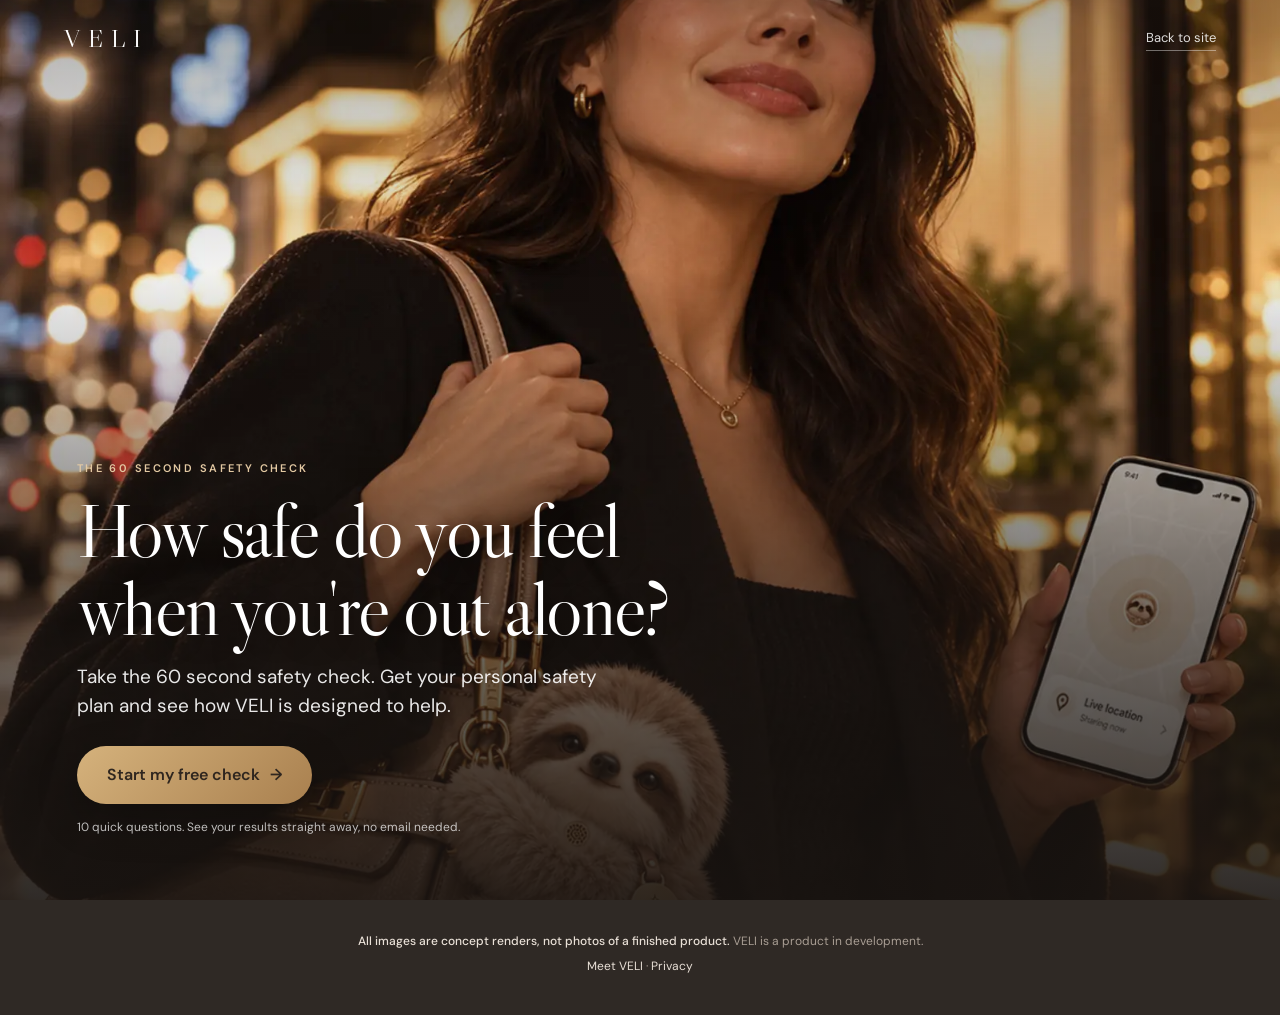
<file: check.html>
<!doctype html>
<html lang="en">
<head>
  <meta charset="utf-8" />
  <meta name="viewport" content="width=device-width, initial-scale=1, viewport-fit=cover" />
  <meta name="theme-color" content="#f7f2ea" />
  <link rel="icon" href="/favicon.svg" type="image/svg+xml" />
  <title>The 60 Second Safety Check. VELI</title>
  <meta name="description" content="How safe do you feel when you're out alone? Take the 60 second safety check. Get your personal safety plan and see how VELI is designed to help." />
  <link rel="canonical" href="__SITE_URL__/check" />

  <meta property="og:type" content="website" />
  <meta property="og:site_name" content="VELI" />
  <meta property="og:url" content="__SITE_URL__/check" />
  <meta property="og:title" content="How safe do you feel when you're out alone?" />
  <meta property="og:description" content="Take the 60 second safety check. Get your personal safety plan and see how VELI is designed to help." />
  <meta property="og:image" content="__SITE_URL__/assets/web/og-check.jpg" />
  <meta property="og:image:width" content="1200" />
  <meta property="og:image:height" content="630" />
  <meta property="og:image:alt" content="A woman walking through the city at night with VELI on her bag. Concept render." />
  <meta name="twitter:card" content="summary_large_image" />
  <meta name="twitter:title" content="How safe do you feel when you're out alone?" />
  <meta name="twitter:description" content="Take the 60 second safety check. Get your personal safety plan and see how VELI is designed to help." />
  <meta name="twitter:image" content="__SITE_URL__/assets/web/og-check.jpg" />
  <meta name="twitter:image:alt" content="A woman walking through the city at night with VELI on her bag. Concept render." />

  <link rel="preload" as="image" href="/assets/web/check-hero-1100.webp" imagesrcset="/assets/web/check-hero-640.webp 640w, /assets/web/check-hero-1100.webp 1100w, /assets/web/check-hero-1600.webp 1600w" imagesizes="100vw" fetchpriority="high" />
  <link rel="preconnect" href="https://fonts.googleapis.com">
  <link rel="preconnect" href="https://fonts.gstatic.com" crossorigin>
  <link rel="stylesheet" href="https://fonts.googleapis.com/css2?family=DM+Sans:wght@400;500;600&family=Libre+Caslon+Display&display=swap" media="print" onload="this.media='all'">
  <noscript><link rel="stylesheet" href="https://fonts.googleapis.com/css2?family=DM+Sans:wght@400;500;600&family=Libre+Caslon+Display&display=swap"></noscript>
  <link rel="stylesheet" href="/base.css" />
  <link rel="stylesheet" href="/check.css" />
  <script src="/config.js"></script>
</head>
<body class="check-page">
  <main id="quiz" data-screen="landing">
    <section class="screen landing" aria-labelledby="landing-title">
      <img class="landing-image" src="/assets/web/check-hero-1100.webp" srcset="/assets/web/check-hero-640.webp 640w, /assets/web/check-hero-1100.webp 1100w, /assets/web/check-hero-1600.webp 1600w" sizes="100vw" width="1600" height="2000" fetchpriority="high" alt="A woman walking through the city at night with VELI on her bag. Concept render." />
      <div class="landing-shade" aria-hidden="true"></div>
      <header class="check-header">
        <a class="brand" href="/" aria-label="VELI home">VELI</a>
        <a class="check-header-link" href="/">Back to site</a>
      </header>
      <div class="landing-copy">
        <p class="eyebrow">THE 60 SECOND SAFETY CHECK</p>
        <h1 id="landing-title">How safe do you feel when you're out alone?</h1>
        <p class="landing-sub">Take the 60 second safety check. Get your personal safety plan and see how VELI is designed to help.</p>
        <button class="button start-button" type="button" id="startCheck">Start my free check <span aria-hidden="true">→</span></button>
        <p class="landing-note">10 quick questions. See your results straight away, no email needed.</p>
      </div>
    </section>

    <section class="screen question-screen" aria-live="polite">
      <div class="question-media" aria-hidden="true">
        <img src="/assets/web/check-soft-1100.webp" srcset="/assets/web/check-soft-640.webp 640w, /assets/web/check-soft-1100.webp 1100w" sizes="(max-width: 900px) 100vw, 42vw" width="1100" height="1375" loading="lazy" decoding="async" alt="" />
      </div>
      <div class="question-panel">
        <div class="question-top">
          <button class="back-button" type="button" id="backButton" aria-label="Back to previous question">← Back</button>
          <div class="progress" role="progressbar" aria-label="Safety check progress" aria-valuemin="0" aria-valuemax="10" aria-valuenow="1"><span id="progressBar"></span></div>
          <span class="progress-count" id="progressCount">1 of 10</span>
        </div>
        <div class="question-body" id="questionBody"></div>
      </div>
    </section>

    <section class="screen result-screen" id="result" aria-labelledby="result-title" tabindex="-1">
      <div class="result-hero">
        <img src="/assets/web/check-result-1100.webp" srcset="/assets/web/check-result-640.webp 640w, /assets/web/check-result-1100.webp 1100w" sizes="100vw" width="1100" height="1375" loading="lazy" decoding="async" alt="Two friends laughing on a sunny street, both with VELI on their bags. Concept render." />
        <div class="result-hero-copy">
          <a class="brand" href="/" aria-label="VELI home">VELI</a>
          <p class="eyebrow light">YOUR SAFETY CHECK</p>
          <h1 id="result-title">Your results are ready.</h1>
          <p>Based on your answers, these are the three things worth planning for.</p>
        </div>
      </div>

      <div class="result-body">
        <div class="concern-list" id="concernList"></div>

        <section class="plan" aria-labelledby="plan-title">
          <p class="eyebrow">WORKS TODAY, WITH OR WITHOUT VELI</p>
          <h2 id="plan-title">Your personal safety plan</h2>
          <p class="plan-circle" id="planCircle" hidden></p>
          <ol class="plan-tips" id="planTips"></ol>
        </section>

        <section class="gate" id="gate" aria-labelledby="gate-title">
          <div class="gate-colour" id="gateColour" hidden></div>
          <h2 id="gate-title">Get your full plan and be first to meet VELI</h2>
          <p>We will send your full plan to your inbox and let you know when VELI is ready.</p>
          <form class="gate-form" id="gateForm" novalidate>
            <label class="sr-only" for="gateEmail">Email address</label>
            <input id="gateEmail" name="email" type="email" autocomplete="email" inputmode="email" placeholder="Your email address" required />
            <label class="gate-consent"><input type="checkbox" name="consent" required /> I agree to receive my plan and VELI launch updates. I can unsubscribe at any time.</label>
            <div class="hp-field" aria-hidden="true"><label>Leave this empty <input type="text" name="website" tabindex="-1" autocomplete="off" /></label></div>
            <button class="button" type="submit">Send my plan <span aria-hidden="true">→</span></button>
            <p class="form-status" id="gateStatus" role="status" aria-live="polite"></p>
          </form>
          <button class="skip-link" type="button" id="skipGate">No thanks, just show my plan</button>
        </section>

        <section class="gate-success" id="gateSuccess" hidden tabindex="-1">
          <h2>You're on the list. ♡</h2>
          <p id="gateSuccessText"></p>
          <button class="button button-ghost" type="button" id="shareCheck">Send the check to a friend</button>
        </section>

        <p class="concept-line">VELI is a concept in development. Features may change.</p>

        <section class="check-privacy" aria-labelledby="check-privacy-title">
          <h3 id="check-privacy-title">Your privacy</h3>
          <p>We store your answers, your email if you give it, the time, the page that sent you here and a random session number. We use it to improve VELI and, if you ask, to email you. We never sell it. To stop spam we keep a scrambled version of your IP address for up to 24 hours. Every email tells you how to unsubscribe, and you can reply to any VELI email to have your details deleted.</p>
        </section>

        <a class="button button-ghost restart" href="/check">Take the check again</a>
      </div>
    </section>
  </main>

  <footer class="check-footer">
    <p><strong>All images are concept renders, not photos of a finished product.</strong> VELI is a product in development.</p>
    <p><a href="/">Meet VELI</a> · <a href="/#privacy">Privacy</a></p>
  </footer>

  <script type="module" src="/check.js"></script>
</body>
</html>
</file>
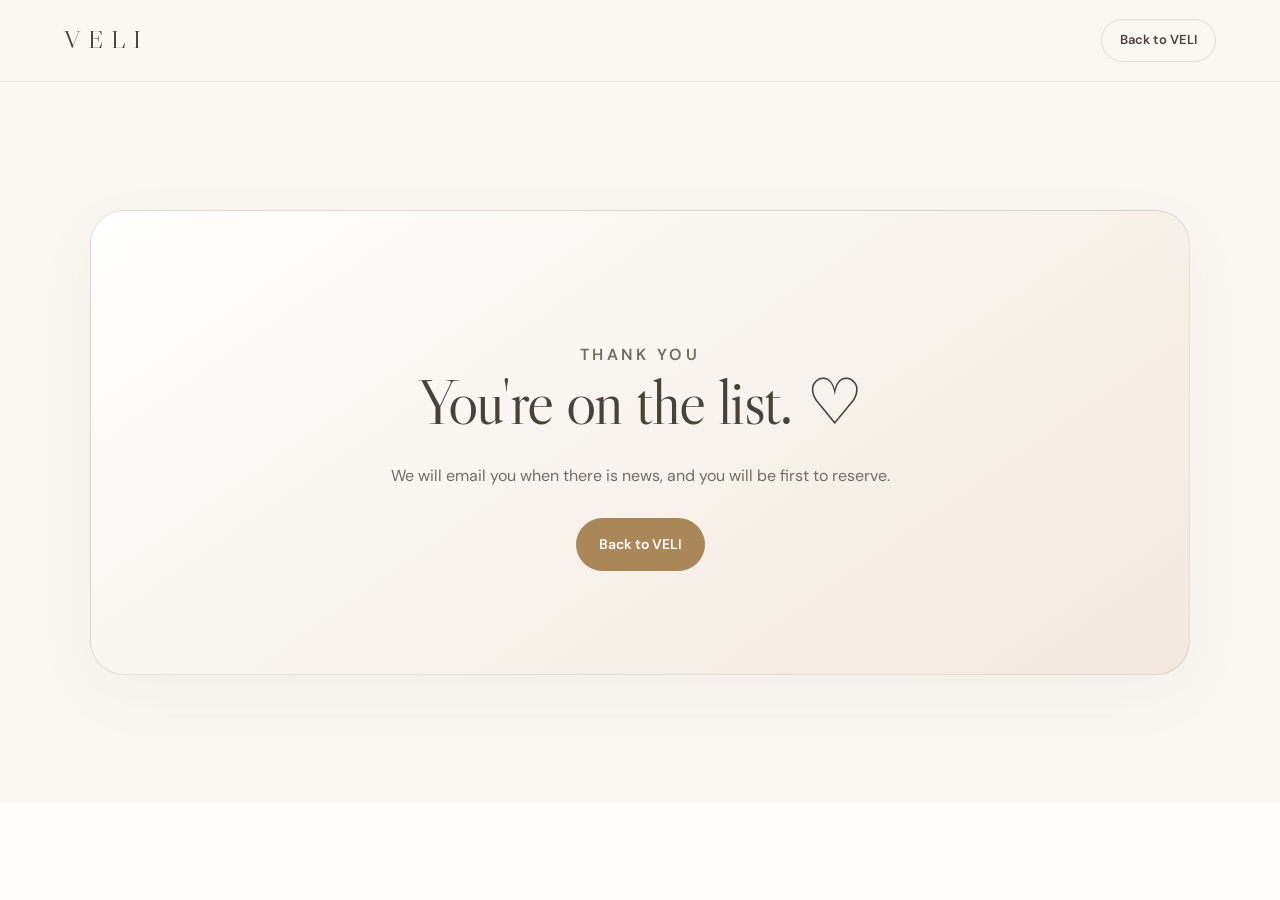
<file: joined.html>
<!doctype html>
<html lang="en">
<head>
  <meta charset="utf-8" />
  <meta name="viewport" content="width=device-width, initial-scale=1" />
  <meta name="robots" content="noindex" />
  <meta name="theme-color" content="#f7f2ea" />
  <link rel="icon" href="/favicon.svg" type="image/svg+xml" />
  <title>You're on the VELI list</title>
  <link rel="stylesheet" href="https://fonts.googleapis.com/css2?family=DM+Sans:wght@400;500;600&family=Libre+Caslon+Display&display=swap">
  <link rel="stylesheet" href="./base.css" />
  <link rel="stylesheet" href="./enhancements.css" />
  <link rel="stylesheet" href="./sections.css" />
</head>
<body>
  <header class="site-header">
    <a class="brand" href="/" aria-label="VELI home">VELI</a>
    <span></span>
    <a class="button button-small button-ghost" href="/">Back to VELI</a>
  </header>
  <main class="closing-section section-pad">
    <div class="closing-card">
      <p class="eyebrow centered">THANK YOU</p>
      <h2>You're on the list. ♡</h2>
      <p>We will email you when there is news, and you will be first to reserve.</p>
      <p><a class="button" href="/">Back to VELI</a></p>
    </div>
  </main>
</body>
</html>
</file>
<file: base.css>
:root {
  --ink:#4a4139;
  --muted:#756b61;
  --cream:#f7f2ea;
  --cream-2:#efe7dc;
  --paper:#fbf8f3;
  --gold:#a98758;
  --gold-dark:#876b46;
  --line:rgba(74,65,57,.14);
  --night:#342d28;
  --white:#fff;
  --shadow:0 24px 70px rgba(78,61,43,.12);
}
*{box-sizing:border-box}
html{scroll-behavior:smooth}
body{margin:0;background:var(--paper);color:var(--ink);font-family:"DM Sans",system-ui,sans-serif;line-height:1.55}
img{display:block;width:100%;height:auto}
a{color:inherit;text-decoration:none}
button,input{font:inherit}
button{color:inherit}
::selection{background:#d8c4a5;color:#2e2925}
.sr-only{position:absolute;width:1px;height:1px;padding:0;margin:-1px;overflow:hidden;clip:rect(0,0,0,0);white-space:nowrap;border:0}
.site-header{position:sticky;top:0;z-index:50;height:82px;padding:0 clamp(22px,5vw,86px);display:grid;grid-template-columns:1fr auto 1fr;align-items:center;background:rgba(251,248,243,.9);backdrop-filter:blur(18px);border-bottom:1px solid rgba(74,65,57,.08)}
.brand{font-family:"Libre Caslon Display",serif;font-size:25px;letter-spacing:.31em;margin-right:-.31em}
.desktop-nav{display:flex;gap:34px;font-size:14px;color:var(--muted)}
.desktop-nav a{transition:.2s ease}.desktop-nav a:hover{color:var(--ink)}
.site-header>.button{justify-self:end}
.button{display:inline-flex;align-items:center;justify-content:center;gap:10px;border:1px solid var(--gold);background:var(--gold);color:#fff;padding:14px 22px;border-radius:999px;font-weight:600;font-size:14px;cursor:pointer;transition:transform .2s ease,box-shadow .2s ease,background .2s ease}
.button:hover{transform:translateY(-1px);box-shadow:0 12px 30px rgba(113,86,52,.18);background:var(--gold-dark)}
.button-small{padding:10px 18px;font-size:13px}
.button-ghost{background:transparent;color:var(--ink);border-color:var(--line)}
.button-ghost:hover{background:#fff;color:var(--ink)}
.play{font-size:10px;border:1px solid var(--line);width:26px;height:26px;border-radius:50%;display:grid;place-items:center;padding-left:2px}
.section-pad{padding:clamp(82px,10vw,145px) clamp(22px,7vw,115px)}
.hero{min-height:calc(100vh - 82px);display:grid;grid-template-columns:.92fr 1.08fr;gap:clamp(36px,7vw,110px);align-items:center;background:linear-gradient(110deg,#fbf8f3 0%,#f8f4ed 55%,#eee4d6 100%);padding-top:65px;padding-bottom:70px;overflow:hidden}
.hero-copy{max-width:670px}.eyebrow{font-size:11px;letter-spacing:.22em;font-weight:600;color:var(--gold-dark);margin:0 0 22px}.centered{text-align:center}.light{color:#d7bd94}
h1,h2,h3{font-family:"Libre Caslon Display",serif;font-weight:400;line-height:1.03;margin:0}
h1{font-size:clamp(70px,8vw,128px);letter-spacing:-.04em}.hero-subtitle{font-family:"Libre Caslon Display",serif;font-size:clamp(26px,3vw,46px);margin:9px 0 24px}.hero-body{color:var(--muted);max-width:590px;font-size:17px}.hero-actions{display:flex;gap:12px;flex-wrap:wrap;margin-top:32px}.hero-trust{display:flex;gap:35px;margin-top:48px;padding-top:27px;border-top:1px solid var(--line)}.hero-trust>div{display:flex;gap:11px;align-items:center}.hero-trust span{width:36px;height:36px;border-radius:50%;border:1px solid var(--line);display:grid;place-items:center;color:var(--gold)}.hero-trust strong{font-size:12px;line-height:1.3;font-weight:500;color:var(--muted)}
.hero-media{position:relative}.hero-media img{border-radius:32px;box-shadow:var(--shadow);aspect-ratio:4/5;object-fit:cover}.hero-badge{position:absolute;left:-28px;bottom:30px;background:rgba(255,255,255,.9);backdrop-filter:blur(12px);padding:12px 18px;border-radius:999px;font-size:12px;box-shadow:0 12px 40px rgba(55,43,32,.13);display:flex;align-items:center;gap:9px}.status-dot{width:8px;height:8px;border-radius:50%;background:#87966f;box-shadow:0 0 0 5px rgba(135,150,111,.15)}
.statement{background:#faf6ef}.statement h2,.how h2,.palette h2{font-size:clamp(46px,5vw,78px);text-align:center;letter-spacing:-.025em}.section-intro{max-width:700px;margin:20px auto 56px;text-align:center;color:var(--muted);font-size:16px}.feature-grid{display:grid;grid-template-columns:repeat(4,1fr);gap:24px;max-width:1450px;margin:0 auto}.feature-card{position:relative}.feature-image{height:320px;overflow:hidden;border-radius:19px;background:#ede4d7;box-shadow:0 18px 45px rgba(69,55,40,.08)}.feature-image img{height:100%;object-fit:cover;transition:transform .55s ease}.feature-card:hover .feature-image img{transform:scale(1.035)}.crop-face img{object-position:65% 34%}.crop-hardware img{object-position:22% 20%}.crop-mic img{object-position:65% 60%}.crop-tag img{object-position:63% 67%}.icon-circle{margin:-20px 0 15px 18px;position:relative;width:42px;height:42px;border-radius:50%;background:#f8f3ea;border:5px solid #faf6ef;display:grid;place-items:center;color:var(--gold-dark)}.feature-card h3{font-size:27px;margin-bottom:10px}.feature-card p{font-size:14px;color:var(--muted);margin:0}
.how{background:#eee5da}.how-header{max-width:900px;margin:0 auto 60px}.steps{display:grid;grid-template-columns:1fr auto 1fr auto 1fr auto 1fr;align-items:start;gap:20px;max-width:1350px;margin:0 auto}.step{text-align:center}.step-visual,.phone-mini,.step-icon{height:170px;width:100%;max-width:220px;margin:0 auto 20px;border-radius:20px;background:#f8f4ed;overflow:hidden;box-shadow:0 14px 35px rgba(73,59,43,.06)}.step-visual img{height:100%;object-fit:cover;object-position:60% 35%}.step-number{display:grid;place-items:center;width:27px;height:27px;margin:0 auto 10px;border-radius:50%;background:var(--gold);color:white;font-size:12px}.step h3{font-size:26px}.step p{font-size:13px;color:var(--muted);max-width:235px;margin:9px auto 0}.step-arrow{align-self:center;margin-top:68px;color:#b39a79}.step-icon{display:grid;place-items:center;font-size:44px;letter-spacing:7px;color:var(--gold-dark)}.step-icon.shield{font-size:54px;letter-spacing:0}.phone-mini{padding:15px 20px;background:#fcfaf6;border:5px solid #60574f;position:relative}.phone-brand{font-family:"Libre Caslon Display",serif;font-size:15px}.map-mini{height:85px;margin:9px 0;border-radius:11px;background:linear-gradient(140deg,#e9e1d5,#f7f3ed);position:relative;overflow:hidden}.pulse{position:absolute;width:14px;height:14px;border-radius:50%;background:var(--gold);left:47%;top:42%;box-shadow:0 0 0 14px rgba(169,135,88,.14),0 0 0 29px rgba(169,135,88,.08)}.route{position:absolute;width:85px;height:50px;border-left:2px dashed #ad9270;border-bottom:2px dashed #ad9270;left:25%;top:14%;transform:rotate(-12deg)}.phone-label{font-size:9px;color:var(--muted)}
.night-mode{display:grid;grid-template-columns:1.05fr .95fr;background:var(--night);color:#f8f2e9;min-height:800px}.night-image img{height:100%;object-fit:cover;object-position:center}.night-copy{padding:clamp(70px,9vw,140px);align-self:center}.night-copy h2{font-size:clamp(55px,6vw,92px);margin-bottom:28px}.night-copy>p{color:#d5cbc0;font-size:17px;max-width:620px}.night-list{margin-top:42px;border-top:1px solid rgba(255,255,255,.12)}.night-list>div{display:flex;gap:18px;padding:20px 0;border-bottom:1px solid rgba(255,255,255,.12)}.night-list>div>span{color:#d7bd94;font-size:22px;width:32px}.night-list strong{font-family:"Libre Caslon Display",serif;font-size:22px;font-weight:400}.night-list p{margin:2px 0 0;color:#bfb4aa;font-size:13px}
.tech{display:grid;grid-template-columns:.8fr 1.2fr;gap:clamp(40px,8vw,110px);align-items:center;background:#fbf8f3}.tech-copy h2{font-size:clamp(48px,5vw,76px);letter-spacing:-.025em;max-width:620px}.tech-copy>p{color:var(--muted);font-size:16px;max-width:610px}.tech-pills{display:flex;flex-wrap:wrap;gap:9px;margin-top:30px}.tech-pills span{padding:10px 14px;border:1px solid var(--line);border-radius:999px;font-size:12px;color:var(--muted);background:#fff}.tech-media img{border-radius:26px;box-shadow:var(--shadow)}
.palette{background:#f2eadf}.color-showcase{display:grid;grid-template-columns:1.2fr .8fr;gap:45px;max-width:1100px;margin:0 auto;align-items:center}.color-main img{border-radius:28px;box-shadow:var(--shadow);aspect-ratio:4/5;object-fit:cover}.swatches{display:grid;gap:11px}.swatch{width:100%;display:flex;align-items:center;gap:16px;background:rgba(255,255,255,.45);border:1px solid transparent;border-radius:16px;padding:13px 15px;text-align:left;cursor:pointer;transition:.2s ease}.swatch:hover,.swatch.active{background:#fff;border-color:rgba(126,99,64,.23);box-shadow:0 10px 30px rgba(75,60,43,.07)}.swatch i{width:34px;height:34px;border-radius:50%;background:var(--swatch);border:4px solid white;box-shadow:0 0 0 1px rgba(0,0,0,.08)}.swatch span{font-family:"Libre Caslon Display",serif;font-size:22px}.swatch small{display:block;font-family:"DM Sans",sans-serif;color:var(--muted);font-size:10px;letter-spacing:.1em;text-transform:uppercase}
.promise{background:#fbf8f3}.promise-card{max-width:1050px;margin:0 auto;text-align:center;border:1px solid var(--line);border-radius:32px;padding:clamp(50px,8vw,100px);background:linear-gradient(145deg,#fff,#f3ece2)}.promise-card h2{font-size:clamp(40px,5vw,71px)}.promise-card h2 em{font-weight:400;color:#8f7350}.promise-card>p:last-child{max-width:760px;margin:28px auto 0;color:var(--muted)}
.waitlist{display:grid;grid-template-columns:.9fr 1.1fr .45fr;min-height:620px;background:#e9dfd2;align-items:stretch}.waitlist-image img{height:100%;object-fit:cover;object-position:35% center}.waitlist-copy{padding:clamp(55px,7vw,110px);align-self:center}.waitlist-copy h2{font-size:clamp(48px,5vw,76px)}.waitlist-copy>p{color:var(--muted);max-width:570px}.form-row{display:flex;gap:9px;margin-top:28px}.form-row input{min-width:0;flex:1;border:1px solid rgba(74,65,57,.16);border-radius:999px;padding:15px 19px;background:rgba(255,255,255,.7);outline:none;color:var(--ink)}.form-row input:focus{border-color:var(--gold);box-shadow:0 0 0 4px rgba(169,135,88,.12)}.form-meta{font-size:11px;color:var(--muted);margin:13px 7px}.form-meta label{display:flex;gap:8px;align-items:flex-start}.form-status{min-height:22px;margin:9px 7px 0;font-size:12px}.form-status.success{color:#4d6d4f}.form-status.error{color:#9e4f45}.waitlist-benefits{display:flex;gap:19px;flex-wrap:wrap;font-size:11px;color:var(--muted);margin-top:18px}.script-note{font-family:"Libre Caslon Display",serif;font-style:italic;font-size:clamp(35px,4vw,58px);color:#a9855b;align-self:center;padding:20px 35px;transform:rotate(-5deg)}
.footer{padding:55px clamp(22px,7vw,115px);background:#2f2925;color:#e9e0d7;display:grid;grid-template-columns:1fr auto;gap:35px;align-items:start}.footer p{margin:8px 0;color:#a99e94;font-size:12px}.footer-links{display:flex;gap:22px;font-size:12px;color:#cbbfb5}.fineprint{grid-column:1/-1;max-width:950px}.copyright{grid-column:1/-1;border-top:1px solid rgba(255,255,255,.09);padding-top:24px}
.video-modal{border:none;padding:0;border-radius:24px;background:#342d28;color:white;box-shadow:0 35px 90px rgba(0,0,0,.35);max-width:min(780px,90vw);width:100%}.video-modal::backdrop{background:rgba(40,34,29,.7);backdrop-filter:blur(8px)}.modal-close{position:absolute;right:16px;top:13px;border:0;background:rgba(255,255,255,.1);color:white;width:38px;height:38px;border-radius:50%;font-size:24px;cursor:pointer}.video-placeholder{min-height:440px;display:grid;place-items:center;text-align:center;padding:70px;background:radial-gradient(circle at 70% 20%,#665347 0%,#342d28 55%)}.video-placeholder span{letter-spacing:.35em}.video-placeholder h2{font-size:46px}.video-placeholder p{color:#c8bdb3;max-width:450px}
.reveal{opacity:0;transform:translateY(22px);transition:opacity .8s ease,transform .8s ease}.reveal.visible{opacity:1;transform:none}
@media (max-width:1000px){.desktop-nav{display:none}.site-header{grid-template-columns:1fr auto}.hero{grid-template-columns:1fr;min-height:auto}.hero-copy{max-width:760px}.hero-media{max-width:700px;margin:0 auto}.hero-badge{left:20px}.feature-grid{grid-template-columns:repeat(2,1fr)}.steps{grid-template-columns:repeat(2,1fr)}.step-arrow{display:none}.night-mode{grid-template-columns:1fr}.night-image{max-height:700px;overflow:hidden}.tech{grid-template-columns:1fr}.tech-copy{max-width:750px}.color-showcase{grid-template-columns:1fr}.color-main{max-width:650px;margin:0 auto}.swatches{grid-template-columns:repeat(5,1fr)}.swatch{display:block;text-align:center}.swatch i{display:block;margin:0 auto 7px}.swatch span{font-size:15px}.waitlist{grid-template-columns:1fr 1fr}.script-note{display:none}.footer{grid-template-columns:1fr}}
@media (max-width:650px){.site-header{height:68px;padding:0 18px}.site-header>.button{font-size:0;padding:10px 14px}.site-header>.button:after{content:"Waitlist";font-size:12px}.section-pad{padding:75px 20px}.hero{padding:55px 20px}.hero h1{font-size:70px}.hero-subtitle{font-size:30px}.hero-body{font-size:15px}.hero-trust{gap:17px;overflow:auto}.hero-trust>div{min-width:118px}.hero-media img{border-radius:22px}.feature-grid{grid-template-columns:1fr}.feature-image{height:390px}.steps{grid-template-columns:1fr;gap:36px}.step{padding-bottom:10px}.night-copy{padding:65px 22px}.night-copy h2{font-size:62px}.tech{padding-left:20px;padding-right:20px}.swatches{grid-template-columns:1fr 1fr}.waitlist{grid-template-columns:1fr}.waitlist-image{height:440px}.waitlist-copy{padding:60px 20px}.form-row{flex-direction:column}.form-row .button{width:100%}.footer-links{display:grid;grid-template-columns:1fr 1fr}.video-placeholder{padding:50px 25px}.video-placeholder h2{font-size:35px}}
@media (prefers-reduced-motion:reduce){html{scroll-behavior:auto}.reveal{opacity:1;transform:none;transition:none}.feature-image img,.button{transition:none}}
</file>
<file: check.css>
/* 60 Second Safety Check. Uses the VELI tokens, fonts and buttons from base.css. */
[hidden]{display:none!important}
.check-page{background:var(--paper);min-height:100svh}
.screen{display:none}
#quiz[data-screen="landing"] .landing,
#quiz[data-screen="question"] .question-screen,
#quiz[data-screen="result"] .result-screen{display:block}
#quiz[data-screen="question"] ~ .check-footer{display:none}
.hp-field{position:absolute;left:-9999px;width:1px;height:1px;overflow:hidden}

/* Landing */
.landing{position:relative;min-height:100svh;overflow:hidden;color:#fff;background:#241f1b}
.landing-image{position:absolute;inset:0;width:100%;height:100%;object-fit:cover;object-position:60% 30%}
.landing-shade{position:absolute;inset:0;background:linear-gradient(180deg,rgba(25,20,17,.35) 0%,rgba(25,20,17,.05) 30%,rgba(25,20,17,.55) 62%,rgba(25,20,17,.9) 100%)}
.check-header{position:relative;z-index:2;display:flex;justify-content:space-between;align-items:center;padding:20px clamp(16px,5vw,64px)}
.check-header .brand{color:#fff}
.check-header-link{font-size:13px;color:rgba(255,255,255,.85);border-bottom:1px solid rgba(255,255,255,.4);padding-bottom:2px}
.landing-copy{position:absolute;z-index:2;left:clamp(16px,6vw,96px);right:clamp(16px,6vw,96px);bottom:clamp(28px,7vh,84px);max-width:680px}
.landing-copy .eyebrow{color:#e3c9a3;margin-bottom:14px}
.landing-copy h1{font-size:clamp(40px,6vw,82px);line-height:1.02;letter-spacing:-.03em;text-shadow:0 4px 30px rgba(0,0,0,.25)}
.landing-sub{font-size:clamp(16px,1.6vw,19px);line-height:1.5;color:rgba(255,255,255,.9);margin:16px 0 26px;max-width:560px}
.start-button{min-height:58px;padding:16px 30px;font-size:16px;background:linear-gradient(135deg,#d5b27c,#a9804f);border:0;color:#2f261f;box-shadow:0 16px 40px rgba(0,0,0,.25)}
.start-button:hover{background:linear-gradient(135deg,#dcbb86,#b08857)}
.landing-note{font-size:12px;color:rgba(255,255,255,.72);margin:14px 0 0}

/* Question screens */
.question-screen{position:relative;min-height:100svh}
.question-media{position:fixed;inset:0;z-index:0}
.question-media img{width:100%;height:100%;object-fit:cover;object-position:70% 40%}
.question-media:after{content:"";position:absolute;inset:0;background:linear-gradient(180deg,rgba(251,248,243,.94),rgba(251,248,243,.88) 55%,rgba(251,248,243,.94))}
.question-panel{position:relative;z-index:1;min-height:100svh;display:flex;flex-direction:column;padding:max(14px,env(safe-area-inset-top)) 20px 20px;max-width:640px;margin:0 auto}
.question-top{display:grid;grid-template-columns:auto 1fr auto;align-items:center;gap:14px;min-height:44px}
.back-button{border:0;background:none;font:inherit;font-size:14px;color:var(--muted);padding:10px 4px;cursor:pointer;min-height:44px}
.back-button:hover{color:var(--ink)}
.progress{height:4px;border-radius:99px;background:rgba(74,65,57,.12);overflow:hidden}
.progress span{display:block;height:100%;width:10%;background:var(--gold);border-radius:inherit;transition:width .4s ease}
.progress-count{font-size:12px;color:var(--muted);min-width:44px;text-align:right}
.question-body{flex:1;display:flex;flex-direction:column;justify-content:center;padding:18px 0 8px}
.question-body.enter{animation:qIn .38s ease both}
@keyframes qIn{from{opacity:0;transform:translateX(18px)}to{opacity:1;transform:none}}
.question-title{font-family:"Libre Caslon Display",serif;font-weight:400;font-size:clamp(28px,4vw,40px);line-height:1.12;letter-spacing:-.015em;outline:none}
.question-hint{font-size:13px;color:var(--gold-dark);font-weight:600;margin:10px 0 18px;min-height:18px}
.question-hint.nudge{animation:nudge .4s ease;color:#9e4f45}
@keyframes nudge{25%{transform:translateX(-5px)}75%{transform:translateX(5px)}}
.options{display:grid;gap:10px}
.option{display:flex;align-items:center;justify-content:space-between;gap:12px;width:100%;min-height:58px;padding:14px 18px;border:1px solid rgba(74,65,57,.16);border-radius:18px;background:rgba(255,255,255,.82);color:var(--ink);font:inherit;font-size:16px;text-align:left;cursor:pointer;transition:border-color .2s ease,background .2s ease,transform .15s ease,box-shadow .2s ease}
.option:after{content:"";flex:0 0 20px;height:20px;border-radius:50%;border:1px solid rgba(74,65,57,.25);background:#fff}
.option:hover{border-color:rgba(169,135,88,.6)}
.option:active{transform:scale(.985)}
.option[aria-pressed="true"]{border-color:var(--gold);background:#fff;box-shadow:0 10px 26px rgba(113,86,52,.12)}
.option[aria-pressed="true"]:after{background:var(--gold);border-color:var(--gold);box-shadow:inset 0 0 0 4px #fff}
.options-long{gap:8px}
.options-long .option{min-height:50px;padding:11px 16px;font-size:15px}
.continue{margin-top:18px;min-height:54px;width:100%;font-size:15px}
.continue:disabled{opacity:.45;cursor:not-allowed;transform:none;box-shadow:none}
.colour-options{display:grid;grid-template-columns:repeat(3,minmax(0,1fr));gap:10px}
.colour-option{border:2px solid transparent;border-radius:18px;padding:0 0 8px;background:rgba(255,255,255,.82);font:inherit;color:var(--ink);cursor:pointer;overflow:hidden;transition:border-color .2s ease,transform .15s ease}
.colour-option img{aspect-ratio:4/5;object-fit:cover;border-radius:16px 16px 0 0}
.colour-option span{display:block;margin-top:7px;font-size:13px;font-weight:500}
.colour-option[aria-pressed="true"]{border-color:var(--gold)}
.colour-option:active{transform:scale(.97)}
.about-fields{display:grid;gap:8px}
.about-fields label{font-size:13px;color:var(--muted);margin:8px 4px 0}
.about-fields select{appearance:none;width:100%;min-height:56px;padding:14px 44px 14px 18px;border:1px solid rgba(74,65,57,.16);border-radius:18px;background:rgba(255,255,255,.9) url("data:image/svg+xml,%3Csvg xmlns='http://www.w3.org/2000/svg' width='12' height='8'%3E%3Cpath d='M1 1l5 5 5-5' fill='none' stroke='%23876b46' stroke-width='1.6'/%3E%3C/svg%3E") no-repeat right 18px center;font:inherit;font-size:16px;color:var(--ink)}
.about-fields select:focus,.option:focus-visible,.colour-option:focus-visible{outline:none;border-color:var(--gold);box-shadow:0 0 0 4px rgba(169,135,88,.18)}

/* Result */
.result-screen{outline:none}
.result-hero{position:relative;min-height:62svh;display:flex;align-items:flex-end;color:#fff;background:#241f1b;overflow:hidden}
.result-hero img{position:absolute;inset:0;width:100%;height:100%;object-fit:cover;object-position:center 30%}
.result-hero:after{content:"";position:absolute;inset:0;background:linear-gradient(180deg,rgba(25,20,17,.25),rgba(25,20,17,.2) 35%,rgba(25,20,17,.88))}
.result-hero-copy{position:relative;z-index:1;padding:28px 20px 34px;max-width:760px;width:100%;margin:0 auto}
.result-hero-copy .brand{display:inline-block;color:#fff;margin-bottom:22vh}
.result-hero-copy .eyebrow{margin-bottom:12px}
.result-hero-copy h1{font-size:clamp(40px,6vw,72px);letter-spacing:-.03em}
.result-hero-copy p:last-child{color:rgba(255,255,255,.86);margin:12px 0 0;font-size:16px}
.result-body{max-width:760px;margin:0 auto;padding:28px 20px 56px}
.concern-list{display:grid;gap:14px}
.concern-card{position:relative;padding:24px 22px;border:1px solid var(--line);border-radius:22px;background:#fff;box-shadow:0 14px 38px rgba(65,49,35,.05)}
.concern-number{position:absolute;top:24px;right:22px;font-size:11px;letter-spacing:.18em;color:var(--gold-dark);font-weight:600}
.concern-label,.concern-help-label{font-size:11px;letter-spacing:.16em;text-transform:uppercase;color:var(--gold-dark);font-weight:600;margin:0}
.concern-card h3{font-size:28px;margin:6px 0 16px;padding-right:30px}
.concern-help-label{color:var(--muted)}
.concern-card p:last-child{margin:6px 0 0;color:var(--ink);font-size:15px;line-height:1.6}
.plan{margin-top:44px}
.plan .eyebrow{margin-bottom:10px}
.plan h2,.gate h2,.gate-success h2{font-size:clamp(32px,4vw,44px);letter-spacing:-.02em}
.plan-circle{margin:14px 0 0;color:var(--muted);font-size:15px}
.plan-tips{list-style:none;counter-reset:tip;margin:20px 0 0;padding:0;display:grid;gap:10px}
.plan-tips li{counter-increment:tip;position:relative;padding:18px 18px 18px 58px;border-radius:18px;background:#f4ece1}
.plan-tips li:before{content:counter(tip);position:absolute;left:18px;top:16px;width:28px;height:28px;border-radius:50%;display:grid;place-items:center;background:var(--gold);color:#fff;font-size:13px;font-weight:600}
.plan-tips strong{display:block;font-family:"Libre Caslon Display",serif;font-weight:400;font-size:21px;line-height:1.25}
.tip-body{margin:6px 0 0;color:var(--muted);font-size:14px;line-height:1.6}
.plan.locked .tip-body{display:none}
.plan.locked .plan-tips:after{content:"The full steps for each tip unlock below.";font-size:12px;color:var(--muted);margin:4px 4px 0}
.gate,.gate-success{margin-top:30px;padding:28px 22px;border-radius:26px;background:#eadfce;outline:none}
.gate>p{color:var(--muted);margin:10px 0 18px}
.gate-colour{display:flex;align-items:center;gap:14px;margin-bottom:18px}
.gate-colour img{width:64px;height:80px;object-fit:cover;border-radius:14px}
.gate-colour span{font-family:"Libre Caslon Display",serif;font-size:20px}
.gate-form{display:grid;gap:12px}
.gate-form input[type="email"]{width:100%;min-height:54px;border:1px solid rgba(74,65,57,.16);border-radius:999px;padding:14px 20px;background:rgba(255,255,255,.85);font:inherit;font-size:16px;color:var(--ink);outline:none}
.gate-form input[type="email"]:focus{border-color:var(--gold);box-shadow:0 0 0 4px rgba(169,135,88,.14)}
.gate-consent{display:flex;gap:9px;align-items:flex-start;font-size:12px;color:var(--muted);margin:0 6px}
.gate-consent input{accent-color:var(--gold);margin-top:2px}
.gate-form .button{min-height:54px;font-size:15px}
.gate-form .form-status{margin:0 6px}
.skip-link{display:block;margin:16px auto 0;border:0;background:none;font:inherit;font-size:13px;color:var(--muted);text-decoration:underline;text-underline-offset:3px;cursor:pointer;padding:8px}
.gate-success{background:#e3ebdf}
.gate-success h2{color:#4d6d4f}
.gate-success p{color:var(--muted);margin:10px 0 18px}
.concept-line{margin:30px 0 0;text-align:center;font-size:13px;color:var(--muted)}
.check-privacy{margin-top:26px;padding-top:22px;border-top:1px solid var(--line)}
.check-privacy h3{font-size:22px;margin-bottom:8px}
.check-privacy p{margin:0;font-size:13px;line-height:1.65;color:var(--muted)}
.restart{display:flex;width:max-content;margin:28px auto 0}
.check-footer{padding:26px 20px 34px;background:#2f2925;color:#a99e94;font-size:12px;text-align:center}
.check-footer p{margin:6px auto;max-width:700px}
.check-footer strong{color:#e9e0d7;font-weight:500}
.check-footer a{color:#e9e0d7}

@media (min-width:900px){
  .question-screen{display:none}
  #quiz[data-screen="question"] .question-screen{display:grid;grid-template-columns:42% 1fr}
  .question-media{position:sticky;top:0;height:100svh}
  .question-media:after{background:linear-gradient(90deg,rgba(251,248,243,0) 70%,rgba(251,248,243,.35))}
  .question-panel{padding:28px 56px;max-width:680px;width:100%}
  .result-hero{min-height:70svh}
  .result-body{padding-top:44px}
  .concern-card{padding:28px 30px}
  .gate{padding:36px}
  .gate-form{grid-template-columns:1fr auto}
  .gate-form input[type="email"]{grid-column:1}
  .gate-form .button{grid-column:2;grid-row:1}
  .gate-consent,.gate-form .form-status{grid-column:1/-1}
}

@media (max-width:380px){
  .question-title{font-size:26px}
  .question-hint{margin:8px 0 14px}
  .options-long .option{min-height:48px;font-size:14px}
}

@media (prefers-reduced-motion:reduce){
  .question-body.enter,.question-hint.nudge{animation:none}
  .progress span{transition:none}
}
</file>
<file: enhancements.css>
/* VELI premium editorial system */
:root{
  --veli-ink:#463c34;
  --veli-muted:#796c62;
  --veli-cream:#fbf7f1;
  --veli-paper:#fffdf9;
  --veli-sand:#eee3d5;
  --veli-gold:#a88455;
  --veli-night:#2f2925;
  --veli-night-2:#3b322d;
}

body{background:var(--veli-paper)}

.hero{
  grid-template-columns:.88fr 1.12fr;
  min-height:calc(100vh - 82px);
  background:linear-gradient(112deg,#fbf8f3 0%,#f7f1e8 50%,#e9ddcd 100%);
  gap:clamp(46px,7vw,112px)
}
.hero-copy{max-width:680px}
.hero-subtitle{font-size:clamp(34px,4vw,58px);line-height:1.02;margin:12px 0 24px}
.hero-body strong{font-weight:600;color:var(--ink)}
.hero-media img{aspect-ratio:4/5;object-fit:cover;object-position:center;border-radius:30px}

.manifesto{background:#f7f0e7}
.manifesto h2,.app-principles h2,.colour-section h2{font-size:clamp(46px,5vw,78px);text-align:center;letter-spacing:-.025em;max-width:1050px;margin:0 auto}
.manifesto-grid{max-width:1280px;margin:58px auto 0;display:grid;grid-template-columns:repeat(3,1fr);gap:18px}
.manifesto-grid article{padding:36px 34px;border:1px solid var(--line);background:rgba(255,255,255,.62);border-radius:22px;box-shadow:0 16px 45px rgba(70,52,38,.05)}
.manifesto-grid article>span{font-size:11px;letter-spacing:.18em;color:var(--gold-dark);font-weight:600}
.manifesto-grid h3{font-size:31px;margin:18px 0 10px}
.manifesto-grid p{margin:0;color:var(--muted);font-size:14px}

.editorial-section{display:grid;grid-template-columns:1.08fr .92fr;min-height:840px;align-items:stretch}
.editorial-section>.editorial-media{min-width:0}
.editorial-media img{width:100%;height:100%;min-height:840px;object-fit:cover;object-position:center}
.editorial-copy{padding:clamp(72px,8vw,138px);align-self:center;max-width:760px}
.editorial-copy h2{font-size:clamp(52px,5.8vw,90px);letter-spacing:-.035em;margin-bottom:28px}
.editorial-copy .lead{font-size:17px;color:var(--muted);line-height:1.75;max-width:670px;margin:0}
.editorial-light{background:#fcf8f2}
.editorial-sand{background:#eadfce}
.editorial-dark{background:var(--night);color:#f7efe5}
.editorial-dark .editorial-copy .lead,.editorial-dark .feature-list p{color:#c9beb3}
.editorial-dark .feature-list>div{border-color:rgba(255,255,255,.12)}
.editorial-dark .feature-list>div>span{border-color:rgba(255,255,255,.16);color:#d6b98f}
.editorial-dark .feature-list strong{color:#fff8ef}

.feature-list{margin-top:38px;border-top:1px solid var(--line)}
.feature-list>div{display:flex;gap:18px;padding:18px 0;border-bottom:1px solid var(--line)}
.feature-list>div>span{flex:0 0 38px;width:38px;height:38px;border:1px solid var(--line);border-radius:50%;display:grid;place-items:center;color:var(--gold-dark);font-size:16px}
.feature-list strong{display:block;font-family:"Libre Caslon Display",serif;font-size:23px;font-weight:400;margin-bottom:3px}
.feature-list p{margin:0;font-size:13px;color:var(--muted);line-height:1.5}
.feature-list.compact>div{padding:15px 0}

.app-principles{background:#fffaf4}
.app-principles-head{max-width:1000px;margin:0 auto}
.app-grid{max-width:1320px;margin:56px auto 0;display:grid;grid-template-columns:repeat(3,minmax(0,1fr));gap:18px}
.app-grid article{min-height:255px;padding:30px;border:1px solid var(--line);border-radius:22px;background:#fff;box-shadow:0 14px 38px rgba(65,49,35,.05);transition:transform .25s ease,box-shadow .25s ease}
.app-grid article:hover{transform:translateY(-3px);box-shadow:0 22px 52px rgba(65,49,35,.08)}
.app-icon{display:grid;place-items:center;width:48px;height:48px;border-radius:50%;background:#f1e8dc;color:#8a6c46;font-size:19px;margin-bottom:28px}
.app-grid h3{font-size:30px;margin-bottom:10px}
.app-grid p{margin:0;color:var(--muted);font-size:14px;line-height:1.6}

.helper-examples{margin-top:38px;display:grid;gap:12px}
.helper-examples>div{padding:18px 20px;border-radius:18px;background:rgba(255,255,255,.66);border:1px solid rgba(79,63,48,.1)}
.helper-examples q{display:block;font-family:"Libre Caslon Display",serif;font-size:22px;line-height:1.25;color:var(--ink);quotes:"“" "”"}
.helper-examples span{display:block;margin-top:6px;color:var(--muted);font-size:12px;line-height:1.5}

.wide-points{display:flex;gap:9px;flex-wrap:wrap;margin-top:30px}
.wide-points span{padding:10px 13px;border:1px solid var(--line);border-radius:999px;background:rgba(255,255,255,.55);font-size:11px;color:var(--muted)}

.social-section{display:grid;grid-template-columns:.82fr 1.18fr;gap:clamp(40px,7vw,105px);align-items:center;background:#efe4d6}
.social-copy{max-width:620px}
.social-copy h2,.movement-copy h2{font-size:clamp(50px,5.5vw,84px);letter-spacing:-.03em}
.social-copy>p:last-of-type,.movement-copy>p{font-size:16px;line-height:1.75;color:var(--muted)}
.social-media img{border-radius:28px;box-shadow:var(--shadow);aspect-ratio:4/5;object-fit:cover}

.movement-section{display:grid;grid-template-columns:1.08fr .92fr;gap:clamp(42px,8vw,120px);align-items:center;background:#fbf8f3}
.movement-media img{border-radius:28px;box-shadow:var(--shadow);aspect-ratio:4/3;object-fit:cover}
.movement-copy{max-width:650px}

.colour-section{background:#f1e7da}
.colour-gallery{max-width:1500px;margin:58px auto 0;display:grid;grid-template-columns:repeat(5,minmax(0,1fr));gap:14px}
.colour-card{position:relative;overflow:hidden;border-radius:22px;background:#ded3c6;min-height:430px;box-shadow:0 16px 42px rgba(64,49,37,.08)}
.colour-card img{position:absolute;inset:0;width:100%;height:100%;object-fit:cover;transition:transform .55s ease}
.colour-card:hover img{transform:scale(1.035)}
.colour-card:after{content:"";position:absolute;inset:52% 0 0;background:linear-gradient(180deg,transparent,rgba(32,25,20,.74))}
.colour-card div{position:absolute;z-index:2;left:18px;right:18px;bottom:18px;color:#fff}
.colour-card strong{display:block;font-family:"Libre Caslon Display",serif;font-size:28px;font-weight:400}
.colour-card span{display:block;margin-top:4px;font-size:11px;color:rgba(255,255,255,.74);text-transform:uppercase;letter-spacing:.12em}

.closing-section{background:#fbf8f3}
.closing-card{max-width:1100px;margin:0 auto;text-align:center;border:1px solid var(--line);border-radius:34px;padding:clamp(54px,8vw,105px);background:linear-gradient(145deg,#fff,#f2e8dc);box-shadow:0 20px 60px rgba(69,52,38,.05)}
.closing-card h2{font-size:clamp(44px,5vw,74px);letter-spacing:-.025em}
.closing-card h2 em{font-weight:400;color:#92744f}
.closing-card>p{max-width:790px;margin:28px auto 0;color:var(--muted);font-size:16px;line-height:1.7}
.closing-tags{display:flex;justify-content:center;gap:9px;flex-wrap:wrap;margin-top:34px}
.closing-tags span{padding:10px 14px;border-radius:999px;border:1px solid var(--line);background:#fff;font-size:11px;color:var(--muted)}

.waitlist-image img{object-position:center}

/* Interactive campaign art built from real site elements, not baked-in poster buttons */
.campaign-media{position:relative;overflow:hidden;isolation:isolate;background:#241f1b}
.campaign-media>img{position:absolute;inset:0;width:100%;height:100%;min-height:100%;object-fit:cover;object-position:center;transform:scale(1.01)}
.campaign-shade{position:absolute;inset:0;z-index:1;background:linear-gradient(180deg,rgba(25,20,17,.12) 8%,rgba(27,21,17,.18) 38%,rgba(25,20,17,.82) 100%)}
.campaign-content{position:absolute;z-index:2;left:clamp(26px,4.3vw,68px);right:clamp(26px,4.3vw,68px);bottom:clamp(30px,5vw,76px);color:#fff;max-width:660px}
.campaign-brand{font-family:"Libre Caslon Display",serif;font-size:clamp(29px,3vw,45px);letter-spacing:.28em;margin-right:-.28em;text-shadow:0 3px 24px rgba(0,0,0,.25)}
.campaign-brand span{color:#e2c49b;font-size:.7em}
.campaign-eyebrow{font-size:10px;letter-spacing:.24em;font-weight:600;color:#e3c9a3;margin:18px 0 12px}
.campaign-content h3{font-family:"Libre Caslon Display",serif;font-size:clamp(42px,5vw,76px);line-height:.98;font-weight:400;letter-spacing:-.035em;margin:0 0 22px;text-shadow:0 4px 28px rgba(0,0,0,.22)}
.campaign-features{display:flex;gap:8px;flex-wrap:wrap;margin:0 0 28px}
.campaign-features span{padding:9px 12px;border-radius:999px;border:1px solid rgba(255,255,255,.28);background:rgba(35,27,22,.34);backdrop-filter:blur(10px);font-size:10px;letter-spacing:.06em;color:rgba(255,255,255,.92)}
.campaign-actions{display:flex;align-items:center;gap:18px;flex-wrap:wrap}
.campaign-button{display:inline-flex;align-items:center;justify-content:center;gap:12px;min-width:190px;padding:14px 22px;border-radius:999px;background:linear-gradient(135deg,#d5b27c,#a9804f);color:#2f261f;font-size:13px;font-weight:600;box-shadow:0 16px 40px rgba(0,0,0,.2);transition:transform .2s ease,box-shadow .2s ease}
.campaign-button:hover{transform:translateY(-2px);box-shadow:0 20px 46px rgba(0,0,0,.28)}
.campaign-link{font-size:12px;color:#fff;border-bottom:1px solid rgba(255,255,255,.45);padding-bottom:3px}
.campaign-link:hover{border-color:#fff}

@media(max-width:1180px){
  .colour-gallery{grid-template-columns:repeat(3,minmax(0,1fr))}
  .app-grid{grid-template-columns:repeat(2,minmax(0,1fr))}
  .editorial-copy{padding:70px 58px}
}

@media(max-width:1000px){
  .hero{grid-template-columns:1fr}
  .hero-media{max-width:760px;margin:0 auto}
  .manifesto-grid{grid-template-columns:1fr}
  .editorial-section{grid-template-columns:1fr;min-height:auto}
  .editorial-section .editorial-media{order:1}
  .editorial-section .editorial-copy{order:2;max-width:none}
  .editorial-media img{min-height:0;height:auto;aspect-ratio:4/5;object-fit:cover}

  /* Keep the physical VELI completely unobstructed on tablets and phones. */
  .editorial-section.has-campaign-media{display:block;min-height:0;background:#241f1b}
  .editorial-section.has-campaign-media>.editorial-copy{display:none}
  .campaign-media{display:grid;grid-template-rows:auto auto;min-height:0;background:#241f1b}
  .campaign-media>img{
    position:relative;
    inset:auto;
    display:block;
    width:100%;
    height:auto;
    min-height:0;
    aspect-ratio:4/5;
    object-fit:cover;
    object-position:center;
    transform:none;
    z-index:0
  }
  .campaign-shade{display:none}
  .campaign-content{
    position:relative;
    left:auto;
    right:auto;
    bottom:auto;
    z-index:2;
    max-width:none;
    padding:34px clamp(26px,6vw,56px) 40px;
    background:linear-gradient(180deg,#2b241f 0%,#211c18 100%);
    color:#fff
  }
  .campaign-content h3{max-width:760px;margin-bottom:20px;text-shadow:none}
  .campaign-brand{text-shadow:none}
  .campaign-features span{background:rgba(255,255,255,.055);backdrop-filter:none}

  .social-section,.movement-section{grid-template-columns:1fr}
  .social-media{order:-1}
  .movement-copy{max-width:none}
  .colour-gallery{grid-template-columns:repeat(2,minmax(0,1fr))}
}

@media(max-width:650px){
  .hero{padding-top:44px}
  .hero-subtitle{font-size:36px}
  .hero-trust{gap:14px;justify-content:space-between}
  .hero-trust>div{gap:7px}
  .hero-trust strong{font-size:10px}
  .manifesto-grid article{padding:28px 25px}
  .editorial-copy{padding:58px 24px}
  .editorial-copy h2{font-size:50px}
  .editorial-media img{aspect-ratio:4/5}

  .campaign-media{min-height:0}
  .campaign-media>img{height:auto;min-height:0;aspect-ratio:4/5;object-position:center}
  .campaign-content{padding:28px 24px 34px}
  .campaign-brand{font-size:25px;letter-spacing:.24em;margin-right:-.24em}
  .campaign-eyebrow{margin:15px 0 10px;font-size:9px;letter-spacing:.22em}
  .campaign-content h3{font-size:39px;line-height:1.02;max-width:520px;margin-bottom:19px}
  .campaign-features{gap:6px;margin-bottom:22px}
  .campaign-features span{padding:8px 10px;font-size:9px}
  .campaign-button{width:100%;min-width:0;padding:15px 20px}
  .campaign-actions{gap:13px}
  .campaign-link{width:100%;text-align:center;border-bottom:0;text-decoration:underline;text-underline-offset:4px}

  .app-grid{grid-template-columns:1fr}
  .app-grid article{min-height:0}
  .colour-gallery{grid-template-columns:1fr}
  .colour-card{min-height:540px}
  .social-section,.movement-section{padding-left:22px;padding-right:22px}
  .social-copy h2,.movement-copy h2{font-size:48px}
  .movement-media img{aspect-ratio:1/1}
  .closing-card{padding:50px 22px}
}
</file>
<file: sections.css>
/* Waitlist-focused sections. Reuses the VELI palette, type and radius system from base.css and enhancements.css. */
[hidden]{display:none!important}

/* Hero form */
.hero{min-height:auto}
.hero-body{font-size:18px;max-width:540px;margin:0}
.hero-cta{margin-top:28px}
.check-cta{min-height:58px;padding:16px 28px;font-size:15px;background:linear-gradient(135deg,#c9a26b,#a9804f);border:0;box-shadow:0 14px 34px rgba(113,86,52,.22)}
.check-cta:hover{background:linear-gradient(135deg,#d2ad77,#9c7547)}
.hero-cta-note{margin:14px 6px 0;font-size:14px;color:var(--muted)}
.hero-cta-note a,.or-join a{color:var(--gold-dark);text-decoration:underline;text-underline-offset:3px}
.waitlist-copy .check-cta{margin-top:22px}
.or-join{margin:26px 0 0;font-size:13px;color:var(--muted)}
.optional-question{margin:12px 0 0}
.optional-question label{display:block;font-size:12px;color:var(--muted);margin:0 7px 7px}
.optional-question label span{opacity:.7}
.optional-question input{width:100%;border:1px solid rgba(74,65,57,.16);border-radius:999px;padding:13px 19px;background:rgba(255,255,255,.7);outline:none;color:var(--ink)}
.optional-question input:focus{border-color:var(--gold);box-shadow:0 0 0 4px rgba(169,135,88,.12)}
.form-meta input[type="checkbox"]{accent-color:var(--gold);margin-top:2px}
.hp-field{position:absolute;left:-9999px;width:1px;height:1px;overflow:hidden}
.signup-count{font-size:13px;color:var(--gold-dark);font-weight:600;margin:8px 7px 0}
.waitlist-copy .signup-count{margin:14px 0 0}
.form-success{padding:22px 24px;border-radius:22px;background:rgba(255,255,255,.72);border:1px solid rgba(77,109,79,.25);outline:none;margin-top:24px}
.form-success strong{display:block;font-family:"Libre Caslon Display",serif;font-weight:400;font-size:26px;color:#4d6d4f;line-height:1.15}
.form-success p{margin:8px 0 16px;color:var(--muted);font-size:14px}
.form-success .button{padding:11px 18px;font-size:13px}

/* The rotated script note used to push the page sideways on desktop */
.waitlist{overflow:hidden}

/* Why not just use my phone */
.why-section{display:grid;grid-template-columns:1fr .8fr;gap:clamp(40px,7vw,110px);align-items:center;background:#f7f0e7}
.why-copy h2{font-size:clamp(46px,5vw,78px);letter-spacing:-.025em;margin-bottom:34px}
.why-list{list-style:none;margin:0;padding:0;border-top:1px solid var(--line);counter-reset:why}
.why-list li{counter-increment:why;display:grid;grid-template-columns:44px 1fr;column-gap:14px;padding:18px 0;border-bottom:1px solid var(--line)}
.why-list li:before{content:"0" counter(why);grid-row:span 2;font-size:11px;letter-spacing:.18em;font-weight:600;color:var(--gold-dark);padding-top:7px}
.why-list strong{font-family:"Libre Caslon Display",serif;font-weight:400;font-size:24px;line-height:1.2}
.why-list p{margin:4px 0 0;color:var(--muted);font-size:15px}
.demo-video{position:relative;margin:0;border-radius:28px;overflow:hidden;box-shadow:var(--shadow);background:#2f2925;aspect-ratio:4/5}
.demo-video video{display:block;width:100%;height:100%;object-fit:cover}
.demo-video figcaption{position:absolute;left:16px;bottom:16px;padding:8px 13px;border-radius:999px;background:rgba(255,255,255,.88);font-size:11px;letter-spacing:.08em;color:var(--ink)}

/* I don't feel safe mode */
.safe-mode{background:var(--night);color:#f7efe5}
.safe-head{max-width:900px;margin:0 auto;text-align:center}
.safe-head h2{font-size:clamp(46px,5vw,78px);letter-spacing:-.025em}
.safe-intro{color:#c9beb3;font-size:16px;margin:20px auto 0;max-width:560px}
.safe-layout{max-width:1280px;margin:56px auto 0;display:grid;grid-template-columns:1.2fr .8fr;gap:clamp(28px,5vw,70px);align-items:center}
.safe-steps{list-style:none;margin:0;padding:0;display:grid;grid-template-columns:repeat(2,minmax(0,1fr));gap:16px}
.safe-steps li{position:relative;padding:28px 26px;border-radius:22px;border:1px solid rgba(255,255,255,.12);background:rgba(255,255,255,.04)}
.safe-steps em{position:absolute;top:28px;right:26px;font-style:normal;font-size:11px;letter-spacing:.18em;color:#d6b98f;font-weight:600}
.safe-icon{display:grid;place-items:center;width:48px;height:48px;border-radius:50%;background:rgba(214,185,143,.14);color:#e2c49b;font-size:19px;margin-bottom:22px;font-family:"Libre Caslon Display",serif}
.safe-steps strong{display:block;font-family:"Libre Caslon Display",serif;font-weight:400;font-size:26px;line-height:1.15}
.safe-steps p{margin:8px 0 0;color:#c9beb3;font-size:14px}
.safe-media img{border-radius:26px;aspect-ratio:4/5;object-fit:cover}
.safe-extra{text-align:center;color:#c9beb3;font-size:14px;margin:44px auto 0}

/* Everyday helper: the editorial image is now a plain image, no overlay copy */
#helper .editorial-media img{min-height:0}
@media(min-width:1001px){#helper{min-height:0}#helper .editorial-media img{height:100%;max-height:900px}}

/* Coming next */
.coming-next{background:#fffaf4;padding-top:clamp(64px,8vw,110px);padding-bottom:clamp(64px,8vw,110px)}
.coming-next h2{font-size:clamp(38px,4vw,56px);text-align:center;letter-spacing:-.02em}
.next-grid{max-width:1100px;margin:40px auto 0;display:grid;grid-template-columns:repeat(3,minmax(0,1fr));gap:14px}
.next-grid article{padding:24px;border:1px solid var(--line);border-radius:20px;background:#fff}
.next-grid .app-icon{width:40px;height:40px;font-size:16px;margin-bottom:18px}
.next-grid h3{font-size:24px;margin-bottom:6px}
.next-grid p{margin:0;color:var(--muted);font-size:14px}

/* Privacy */
.privacy-note{background:#fbf8f3;padding-top:60px;padding-bottom:60px}
.privacy-note h2{font-size:clamp(28px,3vw,38px);max-width:760px;margin:0 auto 14px}
.privacy-note p{max-width:760px;margin:0 auto;color:var(--muted);font-size:14px;line-height:1.7}
.fineprint strong{color:#e9e0d7;font-weight:500}

@media(max-width:1000px){
  .why-section{grid-template-columns:1fr}
  .demo-video{max-width:560px;width:100%;margin:0 auto}
  .safe-layout{grid-template-columns:1fr}
  .safe-media{max-width:560px;width:100%;margin:0 auto}
  .next-grid{grid-template-columns:1fr}
}

@media(max-width:650px){
  /* Email field and button above the fold at 375px wide */
  .hero{padding-top:26px;padding-bottom:48px;gap:34px}
  .hero .eyebrow{margin-bottom:12px}
  .hero h1{font-size:56px}
  .hero-subtitle{font-size:30px;margin:6px 0 14px}
  .hero-body{font-size:16px;line-height:1.45}
  .check-cta{width:100%;font-size:14px;padding:16px 18px;gap:8px}
  .site-header>.button:after{content:"Safety check"}
  .hero-cta{margin-top:22px}
  .form-row input,.form-row .button{padding-top:13px;padding-bottom:13px}
  .form-meta{margin:10px 4px}
  .hero-badge{font-size:11px;padding:10px 14px}
  .why-copy h2,.safe-head h2{font-size:44px}
  .why-list strong{font-size:21px}
  .safe-layout{margin-top:36px}
  .safe-steps{grid-template-columns:1fr;gap:10px}
  .safe-steps li{padding:20px 20px 20px 84px;min-height:0}
  .safe-icon{position:absolute;left:20px;top:20px;margin:0}
  .safe-steps em{top:22px;right:20px}
  .safe-steps strong{font-size:22px}
  .editorial-copy h2{font-size:42px}
  .coming-next h2{font-size:36px}
  /* Colours become a swipeable row instead of five tall cards */
  .colour-gallery{display:flex;overflow-x:auto;scroll-snap-type:x mandatory;gap:12px;margin:36px -20px 0;padding:0 20px 8px;scrollbar-width:none}
  .colour-gallery::-webkit-scrollbar{display:none}
  .colour-card{flex:0 0 72%;min-height:0;aspect-ratio:4/5;scroll-snap-align:center}
  .colour-section .section-intro{margin-bottom:0}
  .waitlist-image{height:320px}
  .waitlist-copy h2{font-size:44px}
}

/* Slightly deeper muted text on the sand sections so small copy passes contrast checks */
.waitlist,.colour-section{--muted:#61574e;--gold-dark:#7a5f3d}
.optional-question label span{opacity:1}
</file>
